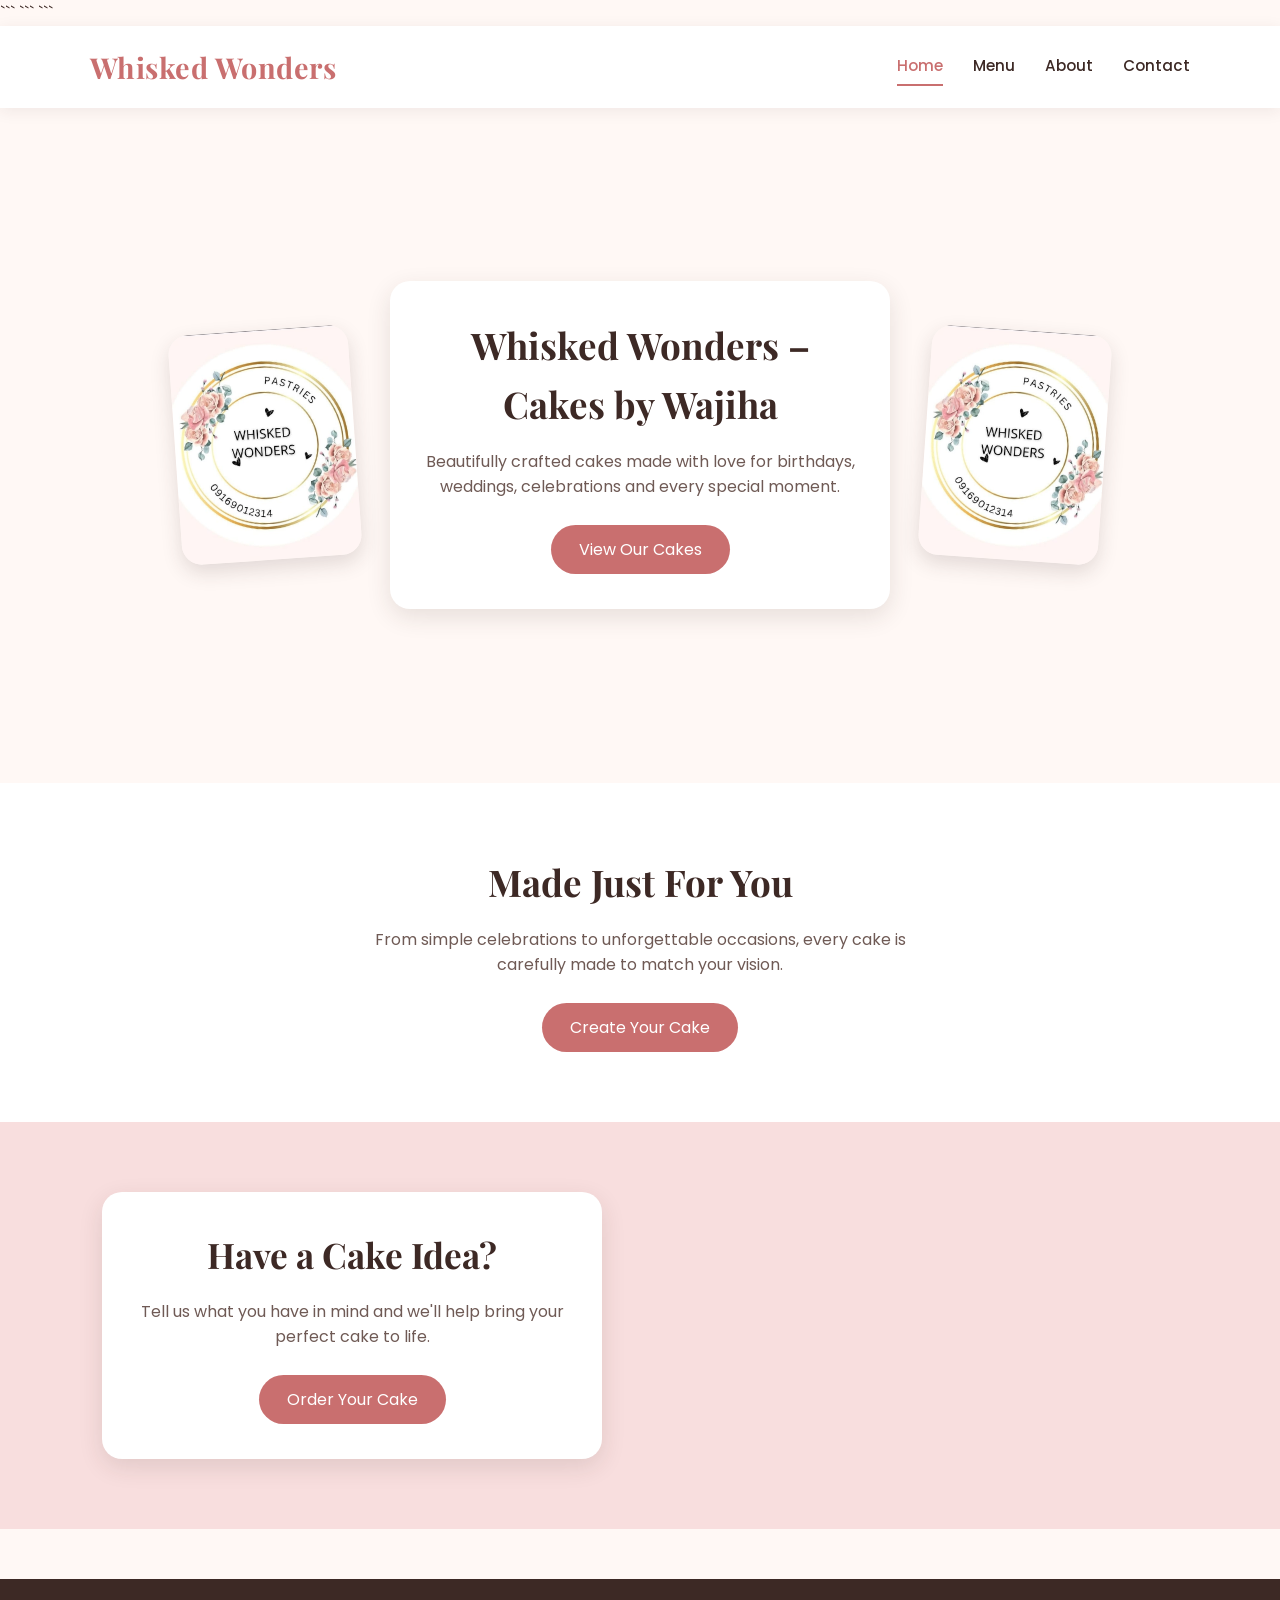
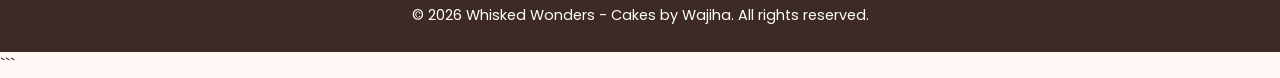
<file: index.html>
<!DOCTYPE html>

<html lang="en">

<head>
    <meta charset="UTF-8">
    <meta name="viewport" content="width=device-width, initial-scale=1.0">

```
<title>Whisked Wonders – Cakes by Wajiha | Custom Cakes</title>
<meta name="description" content="Whisked Wonders – Cakes by Wajiha creates beautiful, freshly baked birthday, wedding, celebration and custom cakes.">
<link rel="icon" href="images/cake 8.jpg?v=2" type="image/jpeg">
<link rel="stylesheet" href="style.css">
```

</head>

<body>

```
<!-- Header -->
<header>
    <h1>Whisked Wonders</h1>

    <nav>
        <a href="index.html" class="active">Home</a>
        <a href="gallery.html">Menu</a>
        <a href="about.html">About</a>
        <a href="contact.html">Contact</a>
    </nav>
</header>


<!-- Hero Section -->
<section id="home">

    <img src="images/cake 8.jpg"
         alt="Whisked Wonders cake"
         class="side-cake left-cake">

    <div class="hero-badge">

        <h1>Whisked Wonders – Cakes by Wajiha</h1>

        <p>
            Beautifully crafted cakes made with love for birthdays,
            weddings, celebrations and every special moment.
        </p>

        <a href="gallery.html" class="btn">View Our Cakes</a>

    </div>

    <img src="images/cake 8.jpg"
         alt="Whisked Wonders cake"
         class="side-cake right-cake">

</section>


<!-- Our Cakes -->
<section id="featured">

    <h2>Made Just For You</h2>

    <p>
        From simple celebrations to unforgettable occasions,
        every cake is carefully made to match your vision.
    </p>

    <a href="contact.html" class="btn">Create Your Cake</a>

</section>


<!-- Call to Action -->
<section id="order">

    <div class="hero-badge">

        <h2>Have a Cake Idea?</h2>

        <p>
            Tell us what you have in mind and we'll help bring
            your perfect cake to life.
        </p>

        <a href="contact.html" class="btn">Order Your Cake</a>

    </div>

</section>


<!-- Footer -->
<footer>

    <p>
        &copy; 2026 Whisked Wonders - Cakes by Wajiha.
        All rights reserved.
    </p>

</footer>
```

</body>
</html>
</file>
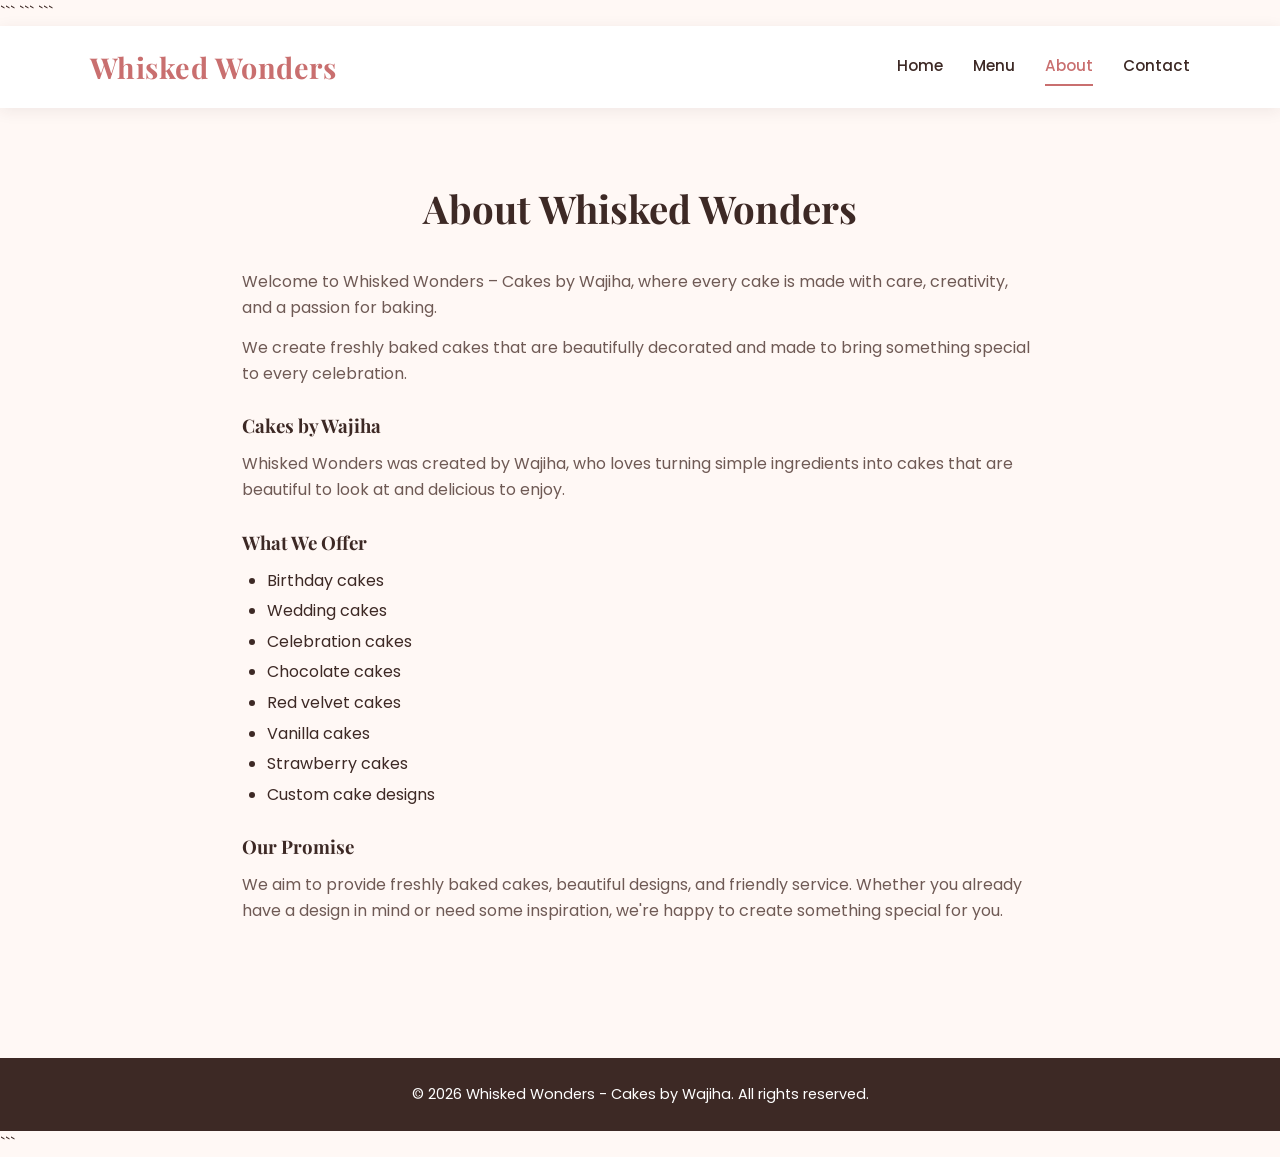
<file: about.html>
<!DOCTYPE html>

<html lang="en">

<head>
    <meta charset="UTF-8">
    <meta name="viewport" content="width=device-width, initial-scale=1.0">

```
<title>About - Whisked Wonders</title>
<meta name="description" content="Learn about Whisked Wonders – Cakes by Wajiha and our passion for creating beautiful, freshly baked cakes for every celebration.">
<link rel="icon" href="images/cake 8.jpg?v=2" type="image/jpeg">
<link rel="stylesheet" href="style.css">
```

</head>

<body>

```
<!-- Header -->
<header>

    <h1>Whisked Wonders</h1>

    <nav>
        <a href="index.html">Home</a>
        <a href="gallery.html">Menu</a>
        <a href="about.html" class="active">About</a>
        <a href="contact.html">Contact</a>
    </nav>

</header>


<!-- About Section -->
<main>

    <section id="about">

        <h2>About Whisked Wonders</h2>

        <p>
            Welcome to Whisked Wonders – Cakes by Wajiha,
            where every cake is made with care, creativity,
            and a passion for baking.
        </p>

        <p>
            We create freshly baked cakes that are beautifully
            decorated and made to bring something special to
            every celebration.
        </p>


        <h3>Cakes by Wajiha</h3>

        <p>
            Whisked Wonders was created by Wajiha, who loves
            turning simple ingredients into cakes that are
            beautiful to look at and delicious to enjoy.
        </p>


        <h3>What We Offer</h3>

        <ul>
            <li>Birthday cakes</li>
            <li>Wedding cakes</li>
            <li>Celebration cakes</li>
            <li>Chocolate cakes</li>
            <li>Red velvet cakes</li>
            <li>Vanilla cakes</li>
            <li>Strawberry cakes</li>
            <li>Custom cake designs</li>
        </ul>


        <h3>Our Promise</h3>

        <p>
            We aim to provide freshly baked cakes, beautiful
            designs, and friendly service. Whether you already
            have a design in mind or need some inspiration,
            we're happy to create something special for you.
        </p>

    </section>

</main>


<!-- Footer -->
<footer>

    <p>
        &copy; 2026 Whisked Wonders - Cakes by Wajiha.
        All rights reserved.
    </p>

</footer>
```

</body>

</html>
</file>
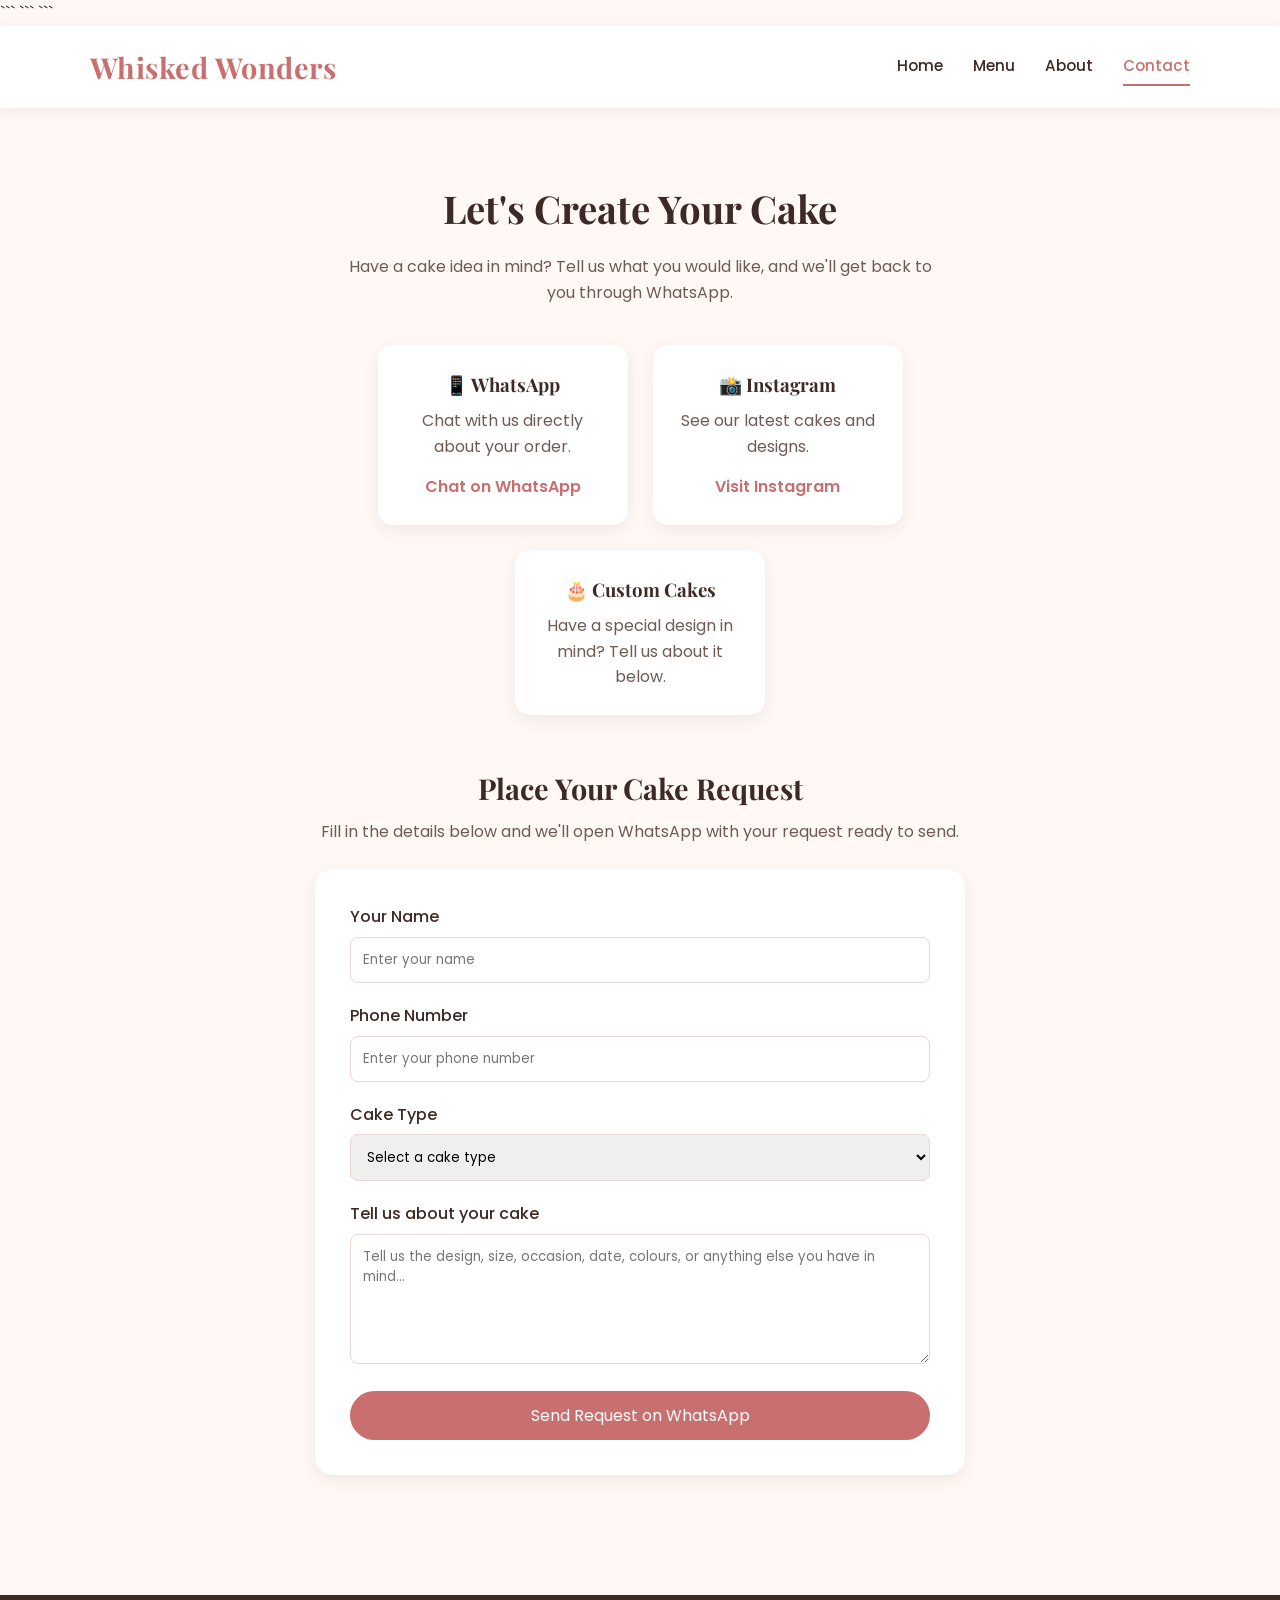
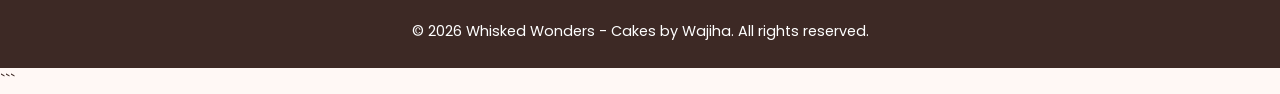
<file: contact.html>
<!DOCTYPE html>

<html lang="en">

<head>
    <meta charset="UTF-8">
    <meta name="viewport" content="width=device-width, initial-scale=1.0">

```
<title>Contact Whisked Wonders – Cakes by Wajiha</title>
<meta name="description" content="Contact Whisked Wonders – Cakes by Wajiha to order birthday, wedding, celebration or custom cakes through WhatsApp.">
<link rel="icon" href="images/cake 8.jpg?v=2" type="image/jpeg">
<link rel="stylesheet" href="style.css">
```

</head>

<body>

```
<!-- Header -->
<header>

    <h1>Whisked Wonders</h1>

    <nav>
        <a href="index.html">Home</a>
        <a href="gallery.html">Menu</a>
        <a href="about.html">About</a>
        <a href="contact.html" class="active">Contact</a>
    </nav>

</header>


<!-- Contact Section -->
<main>

    <section id="contact">

        <h2>Let's Create Your Cake</h2>

        <p class="contact-intro">
            Have a cake idea in mind? Tell us what you would like,
            and we'll get back to you through WhatsApp.
        </p>


        <!-- Contact Information -->
        <div class="contact-info">

            <div class="contact-box">

                <h3>📱 WhatsApp</h3>

                <p>
                    Chat with us directly about your order.
                </p>

                <a href="https://wa.me/2349169012314"
                   target="_blank"
                   class="contact-link">
                    Chat on WhatsApp
                </a>

            </div>


            <div class="contact-box">

                <h3>📸 Instagram</h3>

                <p>
                    See our latest cakes and designs.
                </p>

                <a href="https://www.instagram.com/whisked_wonderssss/"
                   target="_blank"
                   class="contact-link">
                    Visit Instagram
                </a>

            </div>


            <div class="contact-box">

                <h3>🎂 Custom Cakes</h3>

                <p>
                    Have a special design in mind?
                    Tell us about it below.
                </p>

            </div>

        </div>


        <!-- Order Form -->
        <div class="order-form-container">

            <h3>Place Your Cake Request</h3>

            <p>
                Fill in the details below and we'll open WhatsApp
                with your request ready to send.
            </p>


            <form class="order-form" onsubmit="sendToWhatsApp(event)">

                <label for="name">Your Name</label>

                <input
                    type="text"
                    id="name"
                    placeholder="Enter your name"
                    required
                >


                <label for="phone">Phone Number</label>

                <input
                    type="tel"
                    id="phone"
                    placeholder="Enter your phone number"
                    required
                >


                <label for="cake">Cake Type</label>

                <select id="cake" required>

                    <option value="">Select a cake type</option>

                    <option value="Birthday Cake">
                        Birthday Cake
                    </option>

                    <option value="Wedding Cake">
                        Wedding Cake
                    </option>

                    <option value="Chocolate Cake">
                        Chocolate Cake
                    </option>

                    <option value="Red Velvet Cake">
                        Red Velvet Cake
                    </option>

                    <option value="Custom Cake">
                        Custom Cake
                    </option>

                </select>


                <label for="details">
                    Tell us about your cake
                </label>

                <textarea
                    id="details"
                    placeholder="Tell us the design, size, occasion, date, colours, or anything else you have in mind..."
                    required
                ></textarea>


                <button type="submit" class="btn">
                    Send Request on WhatsApp
                </button>

            </form>

        </div>

    </section>

</main>


<!-- Footer -->
<footer>

    <p>
        &copy; 2026 Whisked Wonders - Cakes by Wajiha.
        All rights reserved.
    </p>

</footer>


<!-- WhatsApp Script -->
<script>

    function sendToWhatsApp(event) {

        event.preventDefault();

        const name = document.getElementById("name").value;
        const phone = document.getElementById("phone").value;
        const cake = document.getElementById("cake").value;
        const details = document.getElementById("details").value;


        const message =
            "Hello Whisked Wonders! 🍰%0A%0A" +
            "I would like to place an order.%0A%0A" +
            "Name: " + encodeURIComponent(name) + "%0A" +
            "Phone: " + encodeURIComponent(phone) + "%0A" +
            "Cake: " + encodeURIComponent(cake) + "%0A" +
            "Details: " + encodeURIComponent(details);


        window.open(
            "https://wa.me/2349169012314?text=" + message,
            "_blank"
        );

    }

</script>
```

</body>

</html>
</file>
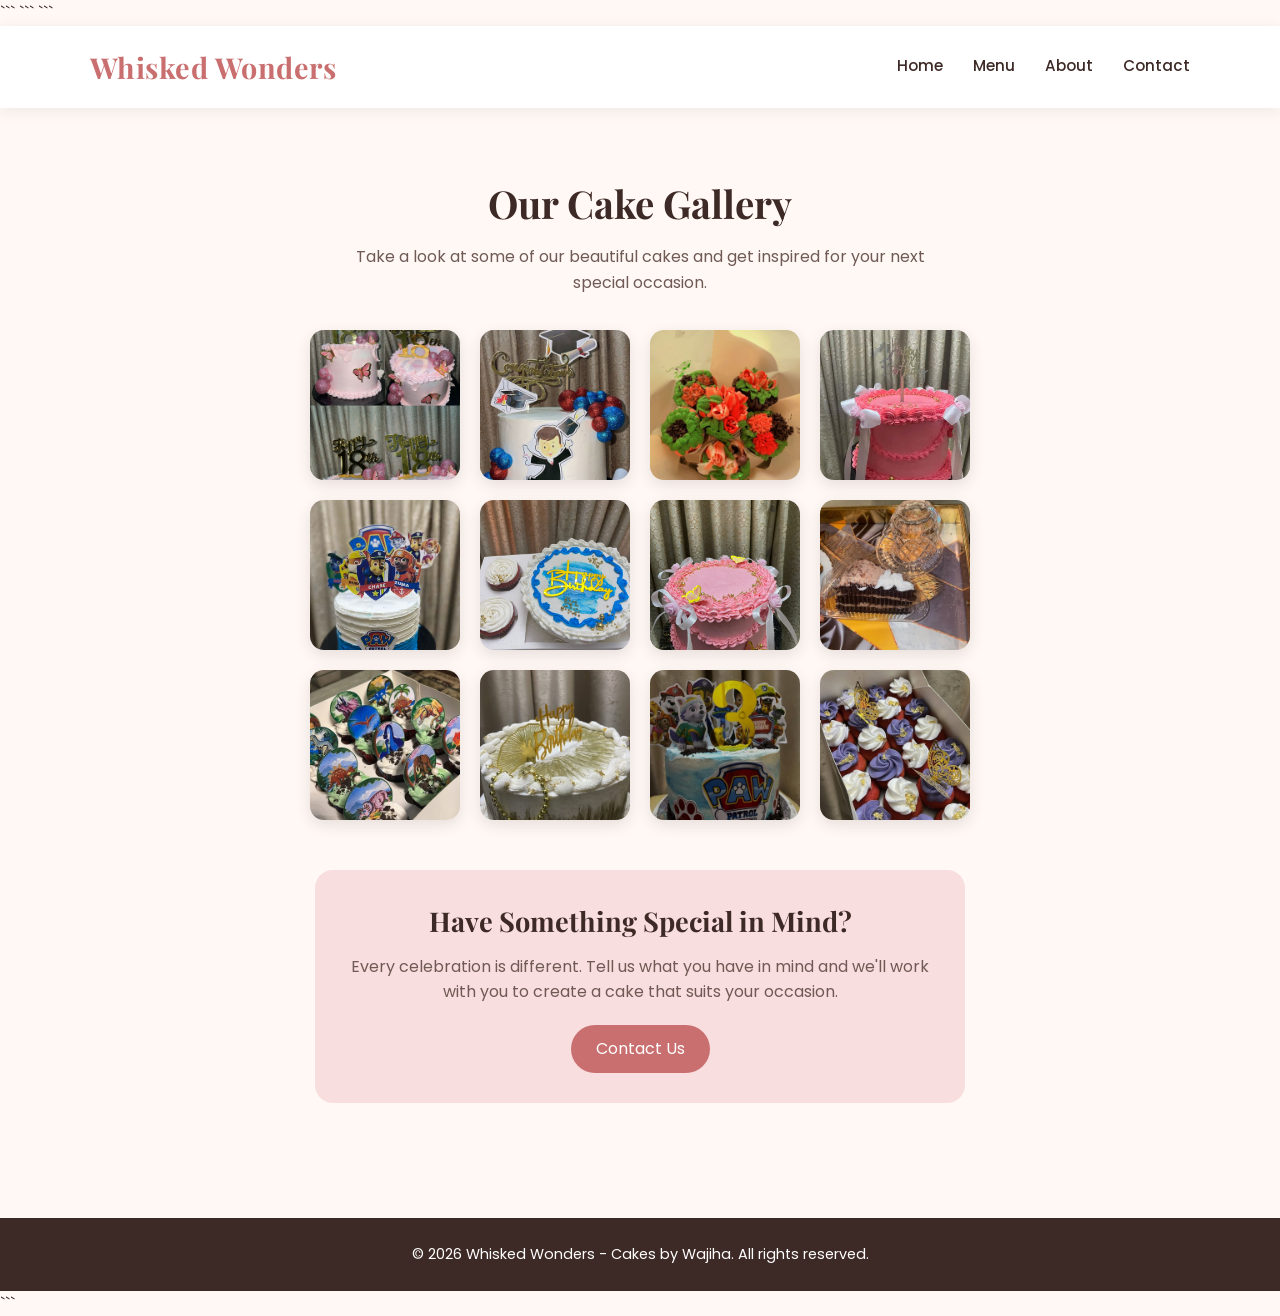
<file: gallery.html>
<!DOCTYPE html>

<html lang="en">

<head>
    <meta charset="UTF-8">
    <meta name="viewport" content="width=device-width, initial-scale=1.0">

```
<title>Cake Gallery | Whisked Wonders – Cakes by Wajiha</title>
<meta name="description" content="Explore the Whisked Wonders cake gallery featuring birthday, wedding, celebration and custom cake designs by Wajiha.">
<link rel="icon" href="images/cake 8.jpg?v=2" type="image/jpeg">

<link rel="stylesheet" href="style.css">
```

</head>

<body>

```
<!-- Header -->
<header>
    <div class="logo">Whisked Wonders</div>

    <nav>
        <a href="index.html">Home</a>
        <a href="gallery.html">Menu</a>
        <a href="about.html">About</a>
        <a href="contact.html">Contact</a>
    </nav>
</header>


<!-- Gallery -->
<main>

    <section id="gallery">

        <h2>Our Cake Gallery</h2>

        <p>
            Take a look at some of our beautiful cakes and get inspired
            for your next special occasion.
        </p>


        <div class="gallery-container">

            <img src="images/cake 1.jpg"
                 alt="Whisked Wonders cake"
                 class="gallery-item">

            <img src="images/cake 2.jpg"
                 alt="Whisked Wonders cake"
                 class="gallery-item">

            <img src="images/cake 3.jpg"
                 alt="Whisked Wonders cake"
                 class="gallery-item">

            <img src="images/cake 4.jpg"
                 alt="Whisked Wonders cake"
                 class="gallery-item">

            <img src="images/cake 5.jpg"
                 alt="Whisked Wonders cake"
                 class="gallery-item">

            <img src="images/cake 6.jpg"
                 alt="Whisked Wonders cake"
                 class="gallery-item">

            <img src="images/cake 7.jpg"
                 alt="Whisked Wonders cake"
                 class="gallery-item">

            <img src="images/cake 9.jpg"
                 alt="Whisked Wonders cake"
                 class="gallery-item">

            <img src="images/cake 10.jpg"
                 alt="Whisked Wonders cake"
                 class="gallery-item">

            <img src="images/cake 11.jpg"
                 alt="Whisked Wonders cake"
                 class="gallery-item">

            <img src="images/cake 12.jpg"
                 alt="Whisked Wonders cake"
                 class="gallery-item">

            <img src="images/cake 13.jpg"
                 alt="Whisked Wonders cake"
                 class="gallery-item">

        </div>


        <!-- Custom Cake Message -->
        <div class="gallery-message">

            <h3>Have Something Special in Mind?</h3>

            <p>
                Every celebration is different. Tell us what you have
                in mind and we'll work with you to create a cake
                that suits your occasion.
            </p>

            <a href="contact.html">Contact Us</a>

        </div>

    </section>

</main>


<!-- Footer -->
<footer>

    <p>
        &copy; 2026 Whisked Wonders - Cakes by Wajiha.
        All rights reserved.
    </p>

</footer>
```

</body>
</html>
</file>
<file: style.css>
@import url('https://fonts.googleapis.com/css2?family=Playfair+Display:wght@500;600;700&family=Poppins:wght@300;400;500;600&display=swap');

/* =========================
GLOBAL
========================= */

* {
  margin: 0;
  padding: 0;
  box-sizing: border-box;
  }

body {
font-family: 'Poppins', sans-serif;
background: #fff8f5;
color: #3d2925;
line-height: 1.6;
}

h1,
h2,
h3 {
font-family: 'Playfair Display', serif;
}

a {
text-decoration: none;
color: inherit;
}

/* =========================
HEADER / NAVIGATION
========================= */

header {
background: rgba(255, 255, 255, 0.97);
padding: 18px 7%;
display: flex;
justify-content: space-between;
align-items: center;
position: relative;
z-index: 10;
box-shadow: 0 3px 15px rgba(61, 41, 37, 0.08);
}

header h1,
.logo {
font-family: 'Playfair Display', serif;
font-size: 1.8rem;
font-weight: 700;
color: #c96f6f;
letter-spacing: 0.5px;
}

nav {
display: flex;
align-items: center;
gap: 30px;
}

nav a {
position: relative;
color: #3d2925;
font-size: 0.95rem;
font-weight: 500;
transition: color 0.3s ease;
}

nav a::after {
content: "";
position: absolute;
left: 0;
bottom: -7px;
width: 0;
height: 2px;
background: #c96f6f;
transition: width 0.3s ease;
}

nav a:hover {
color: #c96f6f;
}

nav a:hover::after {
width: 100%;
}

nav a.active {
color: #c96f6f;
}

nav a.active::after {
width: 100%;
}

/* =========================
HOME
========================= */

#home {
min-height: 75vh;
padding: 60px 5%;
display: flex;
align-items: center;
justify-content: center;
gap: 35px;
background: #fff8f5;
}

.side-cake {
width: 180px;
height: 230px;
object-fit: cover;
border-radius: 20px;
box-shadow: 0 8px 20px rgba(61, 41, 37, 0.15);
}

.left-cake {
transform: rotate(-4deg);
}

.right-cake {
transform: rotate(4deg);
}

.hero-badge {
max-width: 500px;
padding: 35px;
text-align: center;
background: #ffffff;
border-radius: 20px;
box-shadow: 0 8px 25px rgba(61, 41, 37, 0.12);
}

.hero-badge h1 {
font-size: 2.3rem;
color: #3d2925;
margin-bottom: 15px;
}

.hero-badge p {
color: #6f5a55;
margin-bottom: 25px;
}

/* =========================
BUTTONS
========================= */

.btn {
display: inline-block;
padding: 12px 28px;
background: #c96f6f;
color: white;
border-radius: 25px;
transition: 0.3s ease;
border: none;
cursor: pointer;
font-family: 'Poppins', sans-serif;
font-size: 1rem;
}

.btn:hover {
background: #a95757;
transform: translateY(-2px);
}

/* =========================
FEATURED / HOME MESSAGE
========================= */

#featured {
padding: 70px 8%;
text-align: center;
background: #ffffff;
}

#featured h2 {
font-size: 2.3rem;
margin-bottom: 15px;
}

#featured p {
max-width: 600px;
margin: 0 auto 25px;
color: #6f5a55;
}

.cake-list {
display: flex;
justify-content: center;
gap: 25px;
flex-wrap: wrap;
}

.cake-card {
background: white;
width: 230px;
padding: 25px;
border-radius: 15px;
box-shadow: 0 5px 18px rgba(61, 41, 37, 0.1);
}

.cake-card h3 {
margin-bottom: 10px;
}

.cake-card p {
color: #6f5a55;
}

/* =========================
ORDER SECTION
========================= */

#order {
padding: 70px 8%;
text-align: center;
background: #f8dede;
}

#order h2 {
font-size: 2.2rem;
margin-bottom: 15px;
}

#order p {
margin-bottom: 25px;
color: #6f5a55;
}

/* =========================
ABOUT
========================= */

#about {
padding: 70px 8%;
max-width: 1000px;
margin: auto;
}

#about h2 {
text-align: center;
font-size: 2.4rem;
margin-bottom: 30px;
}

#about h3 {
margin-top: 25px;
margin-bottom: 10px;
}

#about p {
color: #6f5a55;
margin-bottom: 15px;
}

#about ul {
margin: 10px 0 20px 25px;
}

#about li {
margin-bottom: 5px;
}

/* =========================
GALLERY
========================= */

#gallery {
padding: 65px 8%;
text-align: center;
}

#gallery h2 {
font-size: 2.4rem;
margin-bottom: 10px;
}

#gallery > p {
max-width: 600px;
margin: 0 auto 35px;
color: #6f5a55;
}

.gallery-container {
display: grid;
grid-template-columns: repeat(4, 150px);
gap: 20px;
justify-content: center;
margin: 30px auto;
}

.gallery-item {
width: 150px;
height: 150px;
object-fit: cover;
display: block;
border-radius: 14px;
box-shadow: 0 5px 15px rgba(61, 41, 37, 0.12);
transition: 0.3s ease;
}

.gallery-item:hover {
transform: translateY(-5px);
box-shadow: 0 10px 22px rgba(61, 41, 37, 0.18);
}

.gallery-message {
max-width: 650px;
margin: 50px auto 0;
padding: 30px 25px;
background: #f8dede;
border-radius: 18px;
}

.gallery-message h3 {
font-size: 1.7rem;
margin-bottom: 10px;
}

.gallery-message p {
color: #6f5a55;
margin-bottom: 20px;
}

.gallery-message a {
display: inline-block;
padding: 11px 25px;
background: #c96f6f;
color: white;
border-radius: 25px;
transition: 0.3s ease;
}

.gallery-message a:hover {
background: #a95757;
transform: translateY(-2px);
}

/* =========================
CONTACT
========================= */

#contact {
padding: 70px 8%;
max-width: 1000px;
margin: auto;
}

#contact h2 {
text-align: center;
font-size: 2.4rem;
margin-bottom: 15px;
}

.contact-intro {
text-align: center;
max-width: 600px;
margin: 0 auto 40px;
color: #6f5a55;
}

.contact-info {
display: flex;
justify-content: center;
gap: 25px;
flex-wrap: wrap;
margin-bottom: 40px;
}

.contact-box {
background: white;
padding: 25px;
width: 250px;
text-align: center;
border-radius: 15px;
box-shadow: 0 5px 18px rgba(61, 41, 37, 0.08);
}

.contact-box h3 {
margin-bottom: 8px;
}

.contact-box p {
color: #6f5a55;
}

.contact-link {
display: inline-block;
margin-top: 15px;
color: #c96f6f;
font-weight: 600;
}

.contact-link:hover {
color: #a95757;
}

/* =========================
ORDER FORM
========================= */

.order-form-container {
max-width: 650px;
margin: 50px auto 0;
}

.order-form-container > h3 {
text-align: center;
font-size: 1.8rem;
margin-bottom: 8px;
}

.order-form-container > p {
text-align: center;
color: #6f5a55;
margin-bottom: 25px;
}

.order-form {
max-width: 650px;
margin: auto;
background: white;
padding: 35px;
border-radius: 18px;
box-shadow: 0 5px 18px rgba(61, 41, 37, 0.08);
}

.order-form label {
display: block;
margin-bottom: 7px;
font-weight: 500;
}

.order-form input,
.order-form select,
.order-form textarea {
width: 100%;
padding: 12px;
margin-bottom: 20px;
border: 1px solid #ead7d2;
border-radius: 8px;
font-family: 'Poppins', sans-serif;
outline: none;
}

.order-form input:focus,
.order-form select:focus,
.order-form textarea:focus {
border-color: #c96f6f;
}

.order-form textarea {
min-height: 130px;
resize: vertical;
}

.order-form button {
width: 100%;
}

/* =========================
SOCIAL LINKS
========================= */

.social-links {
display: flex;
justify-content: center;
gap: 15px;
margin: 30px 0 40px;
flex-wrap: wrap;
}

.social-links a {
display: inline-block;
padding: 12px 24px;
border-radius: 25px;
color: white;
font-weight: 500;
transition: 0.3s ease;
}

.whatsapp-btn {
background: #25D366;
}

.whatsapp-btn:hover {
transform: translateY(-3px);
opacity: 0.9;
}

.instagram-btn {
background: #c96f6f;
}

.instagram-btn:hover {
transform: translateY(-3px);
opacity: 0.9;
}

/* =========================
FOOTER
========================= */

footer {
margin-top: 50px;
padding: 25px 8%;
text-align: center;
background: #3d2925;
color: white;
}

footer p {
font-size: 0.9rem;
}

/* =========================
TABLET
========================= */

@media (max-width: 800px) {

header {
    flex-direction: column;
    gap: 15px;
}

nav {
    gap: 18px;
}

#home {
    flex-direction: column;
    gap: 25px;
}

.side-cake {
    width: 140px;
    height: 140px;
}

.right-cake {
    display: none;
}

.hero-badge {
    max-width: 90%;
}

.gallery-container {
    grid-template-columns: repeat(2, 150px);
    gap: 18px;
}

}

/* =========================
MOBILE
========================= */

@media (max-width: 600px) {

header {
    padding: 15px 5%;
}

header h1,
.logo {
    font-size: 1.5rem;
}

nav {
    gap: 15px;
    flex-wrap: wrap;
    justify-content: center;
}

nav a {
    font-size: 0.85rem;
}


/* Home */

#home {
    min-height: 70vh;
    padding: 45px 15px;
}

.left-cake,
.right-cake {
    display: none;
}

.hero-badge {
    width: 100%;
    max-width: 420px;
    padding: 25px 20px;
}

.hero-badge h1 {
    font-size: 1.9rem;
}

.hero-badge p {
    font-size: 0.9rem;
}


/* Featured */

#featured {
    padding: 50px 20px;
}

#featured h2 {
    font-size: 2rem;
}


/* Order */

#order {
    padding: 50px 20px;
}


/* Gallery */

#gallery {
    padding: 45px 15px;
}

#gallery h2 {
    font-size: 2rem;
}

.gallery-container {
    grid-template-columns: repeat(2, 130px);
    gap: 15px;
}

.gallery-item {
    width: 130px;
    height: 130px;
}

.gallery-message {
    padding: 25px 18px;
}


/* About */

#about {
    padding: 45px 20px;
}


/* Contact */

#contact {
    padding: 45px 15px;
}

.contact-info {
    flex-direction: column;
    align-items: center;
}

.contact-box {
    width: 100%;
    max-width: 350px;
}

.order-form-container {
    margin-top: 40px;
}

.order-form {
    padding: 25px 20px;
}


/* Social links */

.social-links {
    flex-direction: column;
    align-items: center;
}

.social-links a {
    width: 100%;
    max-width: 300px;
    text-align: center;
}


/* Footer */

footer {
    padding: 20px 15px;
}

}

/* =========================
SMALL PHONES
========================= */

@media (max-width: 400px) {

nav {
    gap: 10px;
}

#home {
    padding: 40px 15px;
}

.hero-badge h1 {
    font-size: 1.75rem;
}

.gallery-container {
    grid-template-columns: repeat(2, 125px);
    gap: 12px;
}

.gallery-item {
    width: 125px;
    height: 125px;


}
}
</file>
